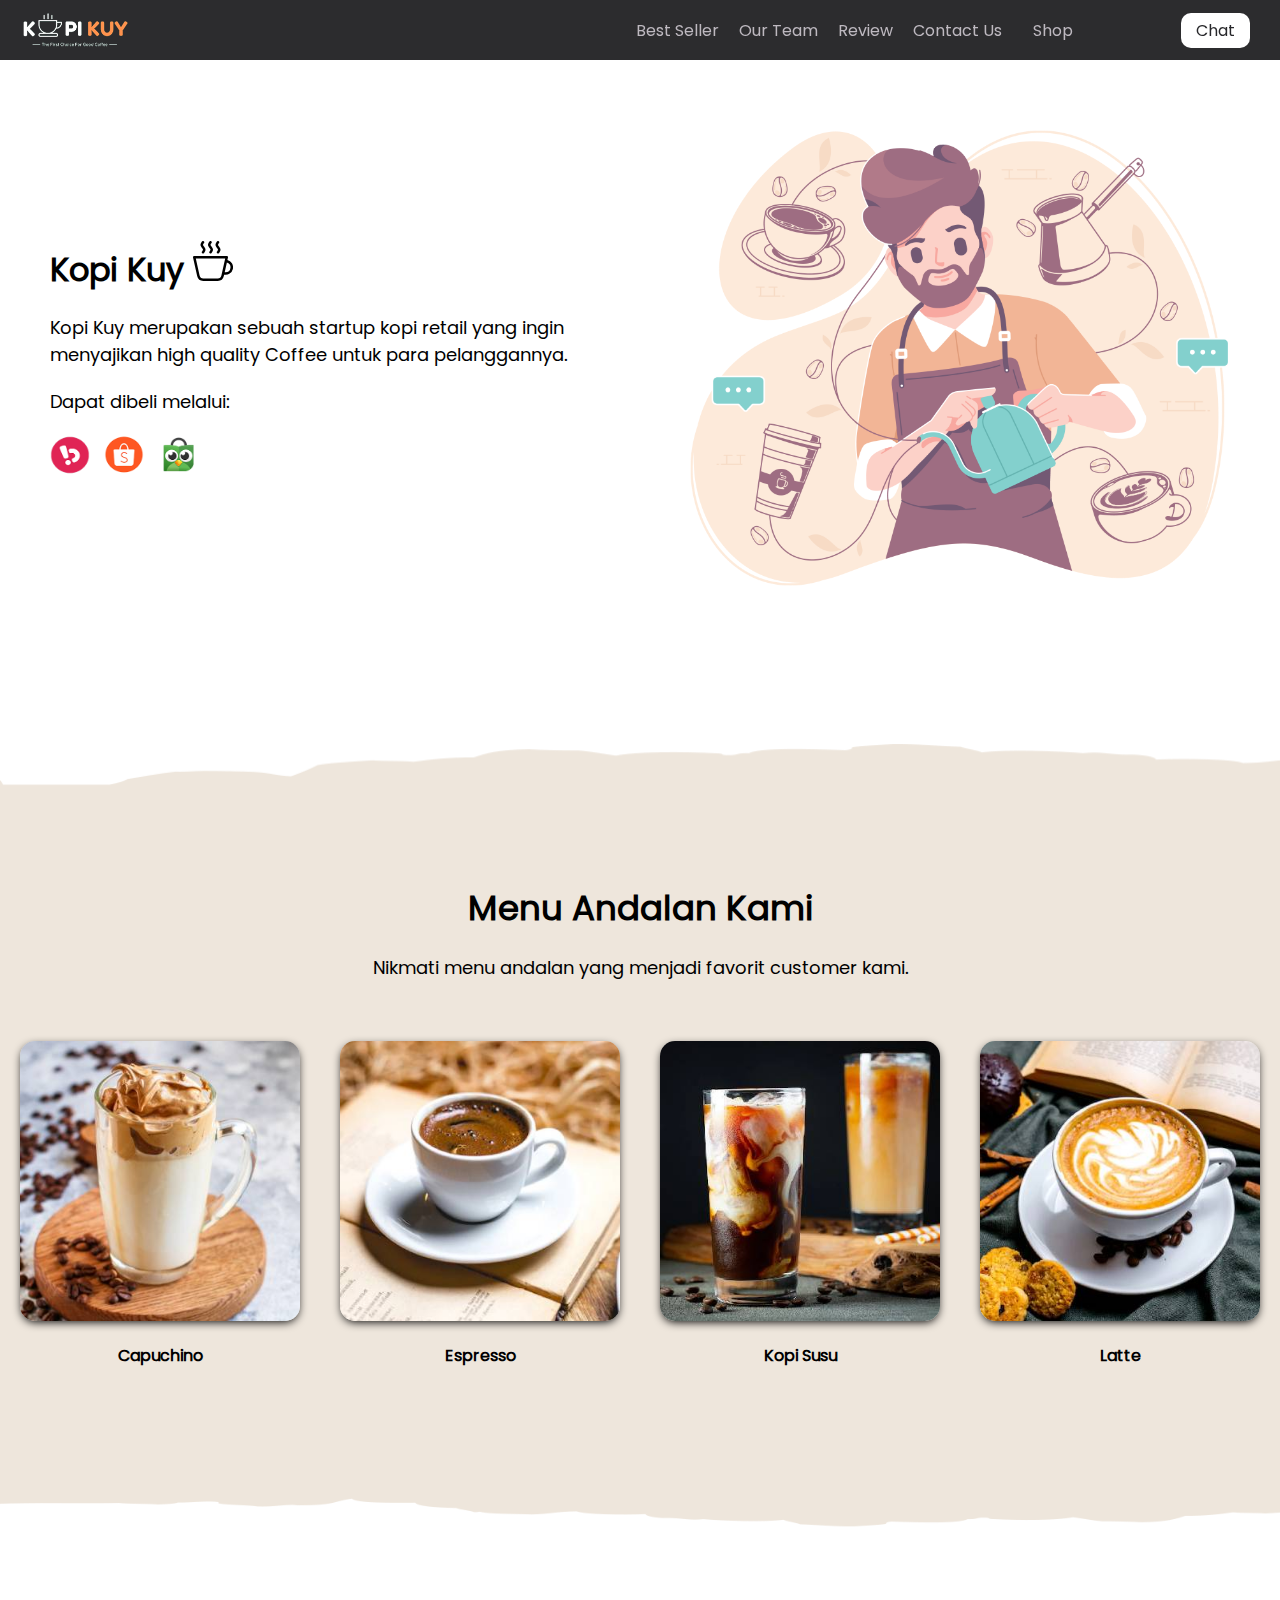
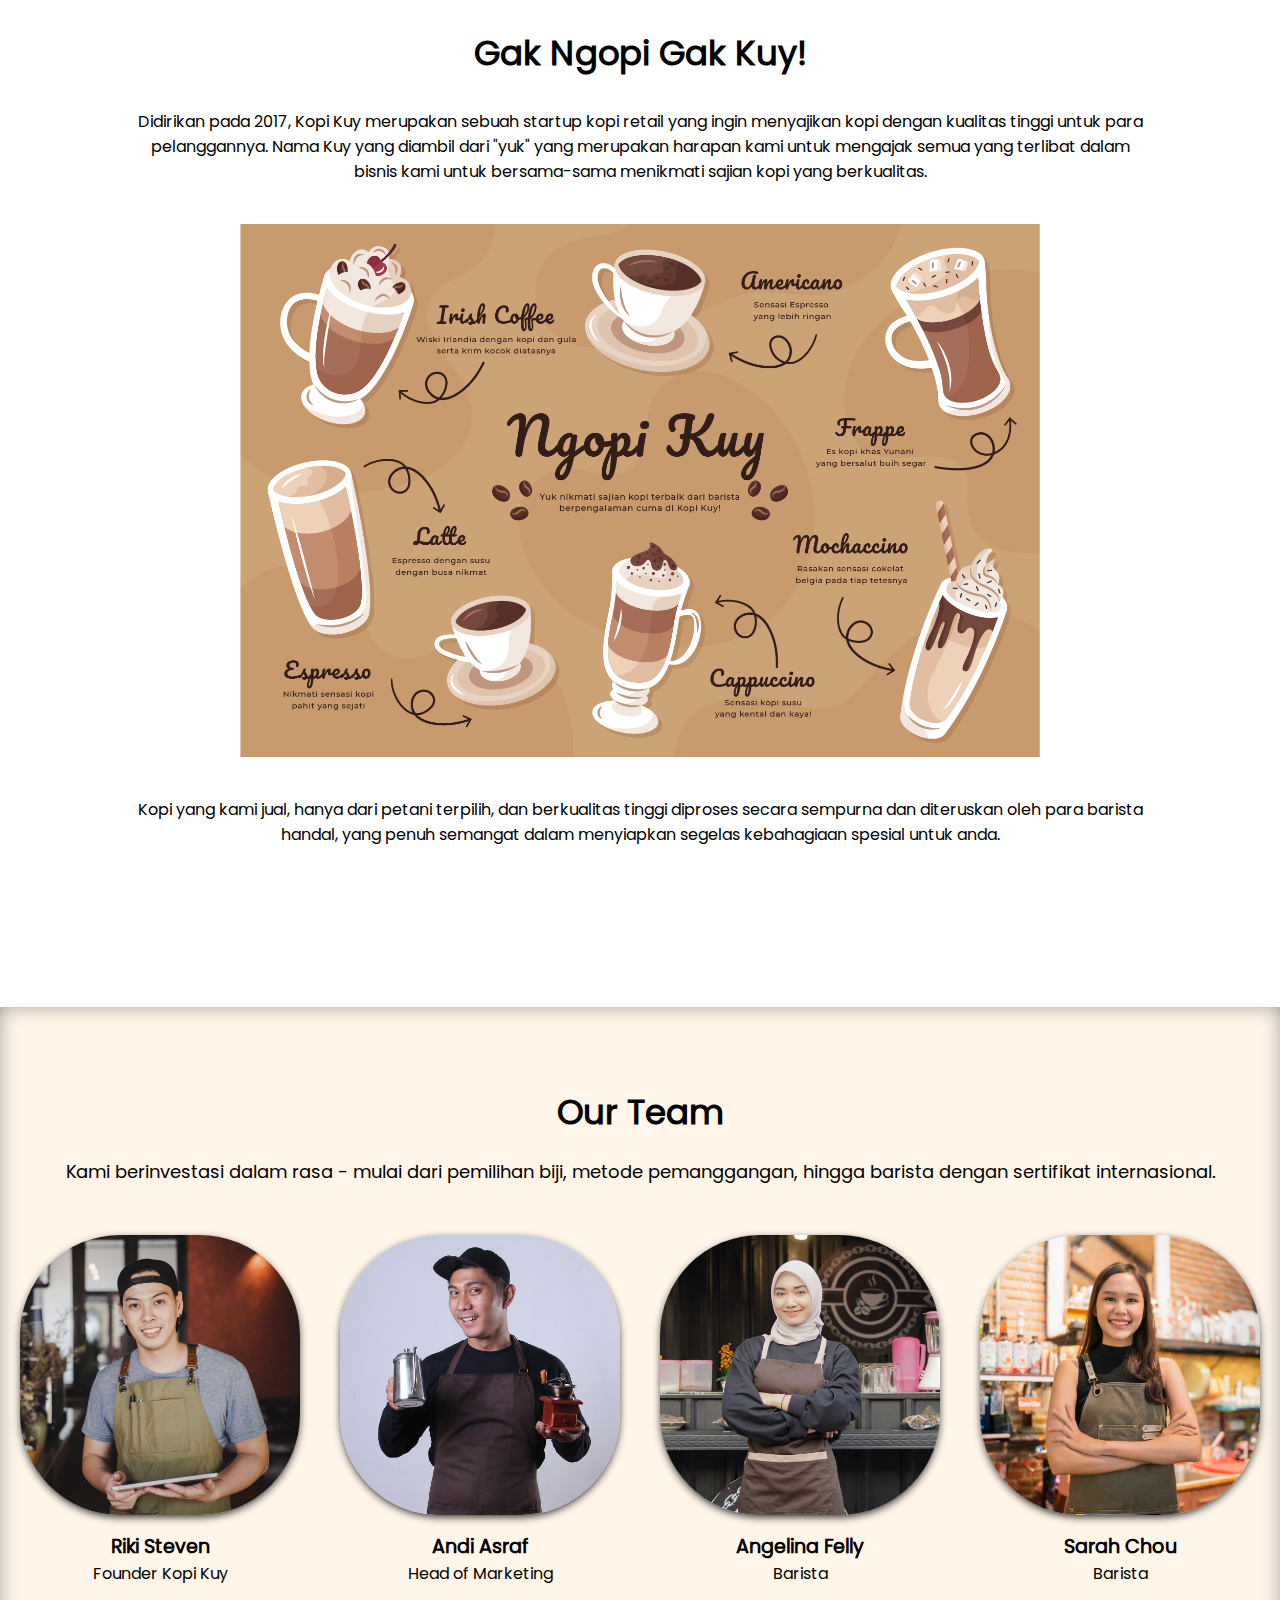
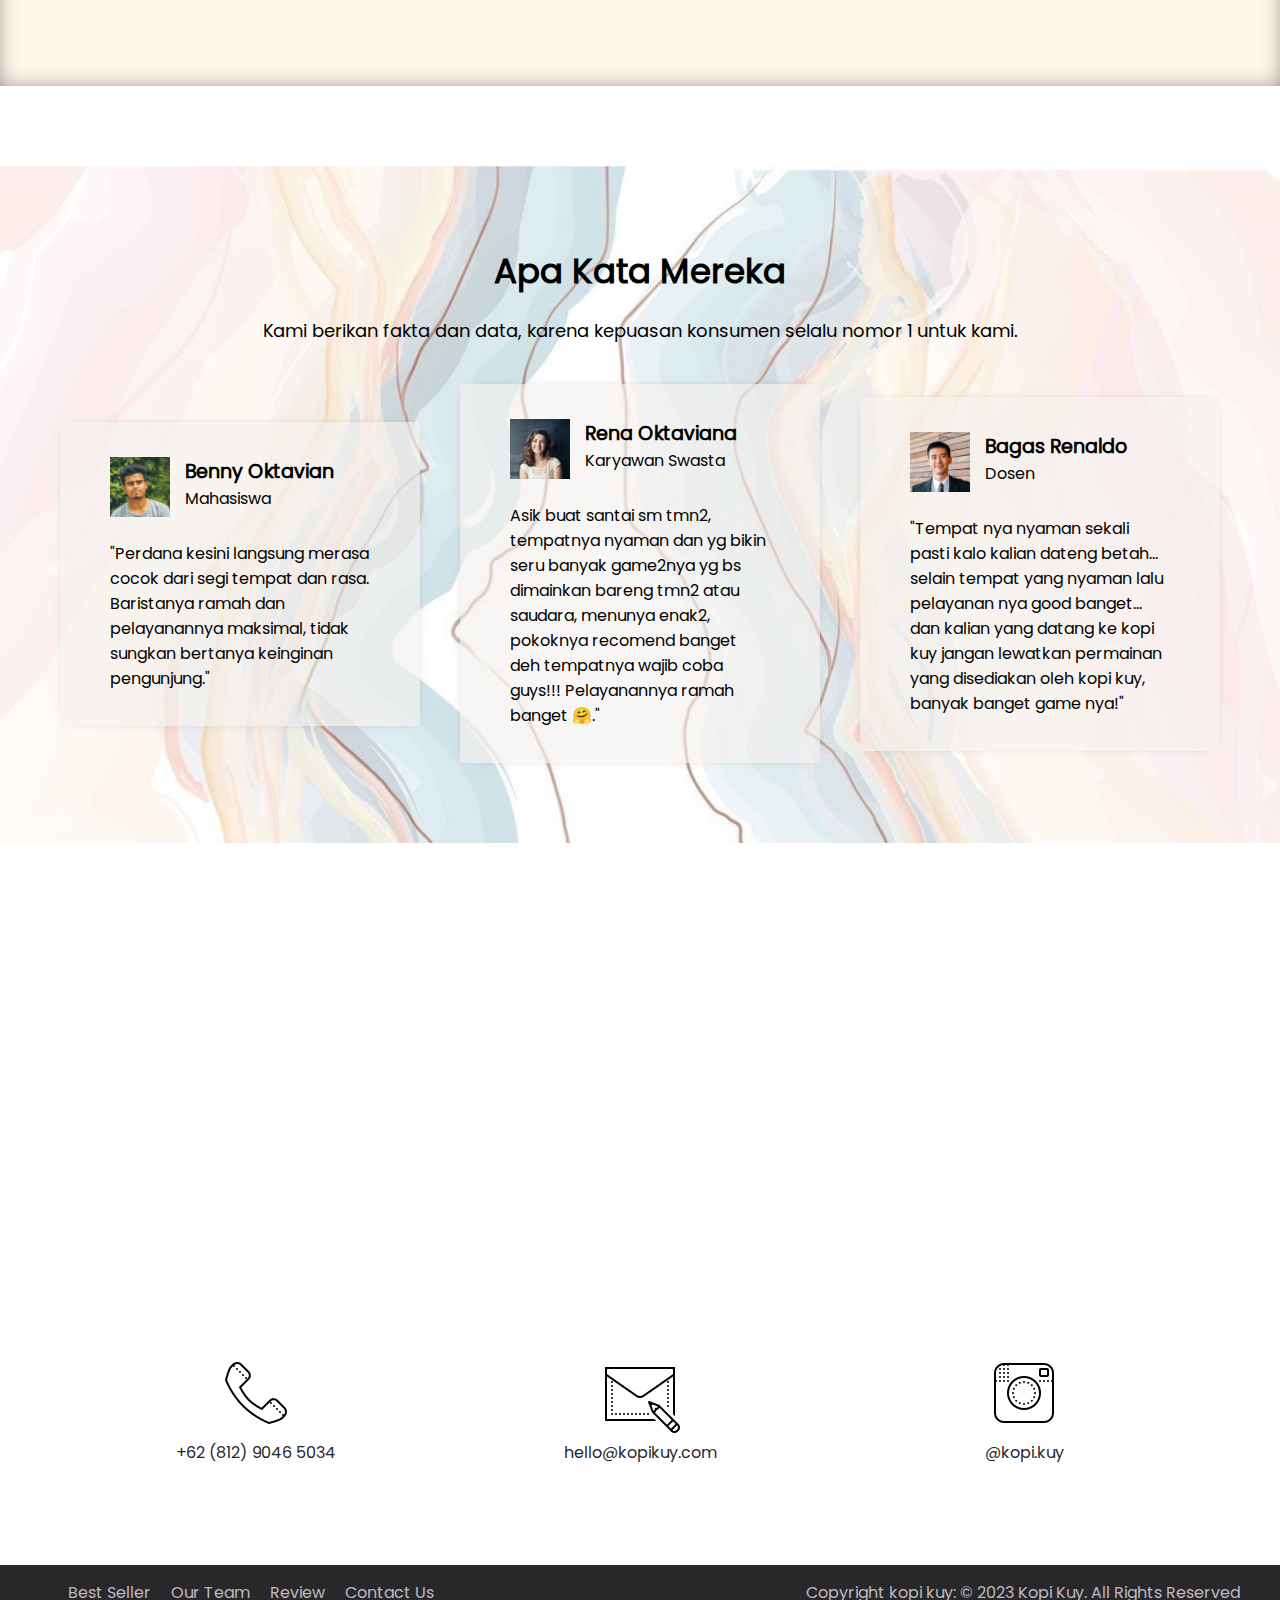
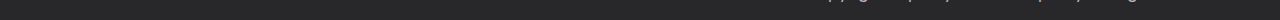
<file: index.html>
<!DOCTYPE html>
<html lang="id">

<head>
    <meta charset="UTF-8">
    <meta http-equiv="X-UA-Compatible" content="IE=edge">
    <meta name="viewport" content="width=device-width, initial-scale=1.0">
    <link rel="shortcut icon" href="images/favicon.ico" type="image/x-icon">
    <title>Website Kopi Kuy</title>
    <link rel="stylesheet" href="css/style.css">
</head>

<body>
    <nav>
        <img class="logo" src="images/logo/logo_kuy.png">
        <div class="navigasi">
            <a href="#best-seller">Best Seller</a>
            <a href="#our-team">Our Team</a>
            <a href="#review">Review</a>
            <a href="#contact-us">Contact Us</a>
        </div>
        <a class="shop" href="produk.html">Shop</a>
        <a class="chat" href="https://wa.me/628123456?text=Saya ingin bertanya" target="_blank">Chat</a>
    </nav>

    <!-- Tulis Kode HTML / <header> Setelah baris di bawah ini (baris 28) -->

    <header>
        <div class="kiri">
            <h1>
                Kopi Kuy
                <img src="images/icon/icon_kopi.svg" alt="">
            </h1>
            <p>
                Kopi Kuy merupakan sebuah startup kopi retail yang ingin menyajikan 
                high quality Coffee untuk para pelanggannya.
            </p>
            <p>
                Dapat dibeli melalui:
            </p>
            <div class="olshop">
                <img src="images/logo/logo_bukalapak.png" alt="">
                <img src="images/logo/logo_shopee.png" alt="">
                <img src="images/logo/logo_tokopedia.png" alt="">
            </div>
        </div>
        <div class="kanan">
            <img src="images/header/header6.png" alt="">
        </div>
    </header>

    <section class="best-seller" id="best-seller">
        <h2>Menu Andalan Kami</h2>
        <p>Nikmati menu andalan yang menjadi favorit customer kami.</p>
        <div class="produk">
            <img src="images/produk/product_capuchino.jpg" alt="">
            <p>Capuchino</p>
        </div>
        <div class="produk">
            <img src="images/produk/product_espresso.jpg" alt="">
            <p>Espresso</p>
        </div>
        <div class="produk">
            <img src="images/produk/product_kopi_susu.jpg" alt="">
            <p>Kopi Susu</p>
        </div>
        <div class="produk">
            <img src="images/produk/product_latte.jpg" alt="">
            <p>Latte</p>
        </div>
    </section>

    <section class="about-us" id="about-us">
        <h2>Gak Ngopi Gak Kuy!</h2>
        <p>
            Didirikan pada 2017, Kopi Kuy merupakan sebuah startup kopi retail 
            yang ingin menyajikan kopi dengan kualitas tinggi untuk para pelanggannya. 
            Nama Kuy yang diambil dari "yuk" yang merupakan harapan kami untuk mengajak semua 
            yang terlibat dalam bisnis kami untuk bersama-sama menikmati sajian kopi yang berkualitas.
        </p>
        <img src="images/about-us/aset_kopi_jumbo.png" alt="">
        <p>
            Kopi yang kami jual, hanya dari petani terpilih, dan berkualitas tinggi diproses 
            secara sempurna dan diteruskan oleh para barista handal, yang penuh semangat 
            dalam menyiapkan segelas kebahagiaan spesial untuk anda.
        </p>
    </section>

    <section class="our-team" id="our-team">
        <h2>Our Team</h2>
        <p>
            Kami berinvestasi dalam rasa - mulai dari pemilihan biji, metode pemanggangan, 
            hingga barista dengan sertifikat internasional.</p>
        <div class="team">
            <img src="images/team/team1.jpg" alt="">
            <h3>Riki Steven</h3>
            <p>Founder Kopi Kuy</p>
        </div>
        <div class="team">
            <img src="images/team/team2.jpg" alt="">
            <h3>Andi Asraf</h3>
            <p>Head of Marketing</p>
        </div>
        <div class="team">
            <img src="images/team/team3.jpg" alt="">
            <h3>Angelina Felly</h3>
            <p>Barista</p>
        </div>
        <div class="team">
            <img src="images/team/team4.jpg" alt="">
            <h3>Sarah Chou</h3>
            <p>Barista</p>
        </div>
    </section>

    <section class="review" id="review">
        <h2>Apa Kata Mereka</h2>
        <p>Kami berikan fakta dan data, karena kepuasan konsumen selalu nomor 1 untuk kami.</p>
        <div class="testimoni">
            <img src="images/customer/customer1.jpg" alt="">
            <div class="profile">
                <h3>Benny Oktavian</h3>
                <p>Mahasiswa</p>
            </div>
            <p>
                "Perdana kesini langsung merasa cocok dari segi tempat dan rasa. 
                Baristanya ramah dan pelayanannya maksimal, tidak sungkan bertanya keinginan pengunjung."
            </p>
        </div>
        <div class="testimoni">
            <img src="images/customer/customer2.jpg" alt="">
            <div class="profile">
                <h3>Rena Oktaviana</h3>
                <p>Karyawan Swasta</p>
            </div>
            <p>
                Asik buat santai sm tmn2, tempatnya nyaman dan yg bikin seru banyak game2nya 
                yg bs dimainkan bareng tmn2 atau saudara, menunya enak2, pokoknya recomend 
                banget deh tempatnya wajib coba guys!!! Pelayanannya ramah banget 🤗."
            </p>
        </div>
        <div class="testimoni">
            <img src="images/customer/customer3.jpg" alt="">
            <div class="profile">
                <h3>Bagas Renaldo</h3>
                <p>Dosen</p>
            </div>
            <p>
                "Tempat nya nyaman sekali pasti kalo kalian dateng betah... 
                selain tempat yang nyaman lalu pelayanan nya good banget... 
                dan kalian yang datang ke kopi kuy jangan lewatkan permainan yang disediakan 
                oleh kopi kuy, banyak banget game nya!"
            </p>
        </div>
    </section>

    <section class="contact-us" id="contact-us">
        <iframe src="https://www.google.com/maps/embed?pb=!1m14!1m8!1m3!1d7932.741866032694!2d106.668581!3d-6.214715!3m2!1i1024!2i768!4f13.1!3m3!1m2!1s0x2e69f9912c7f297b%3A0xe5a3a671dae861ab!2sKopi%20kuy!5e0!3m2!1sid!2sid!4v1680617229460!5m2!1sid!2sid"
        allowfullscreen="" loading="lazy" referrerpolicy="no-referrer-when-downgrade"></iframe>
        <div class="kontak">
            <img src="images/icon/icon_phone.png" alt="">
            <p>+62 (812) 9046 5034</p>
        </div>
        <div class="kontak">
            <img src="images/icon/icon_mail.png" alt="">
            <p>hello@kopikuy.com</p>
        </div>
        <div class="kontak">
            <img src="images/icon/icon_instagram.png" alt="">
            <p>@kopi.kuy</p>
        </div>
    </section>

<footer>
    <div class="navigasi">
        <a href="#best-seller">Best Seller</a>
        <a href="#our-team">Our Team</a>
        <a href="#review">Review</a>
        <a href="#contact-us">Contact Us</a>
    </div>
    <p>
        Copyright kopi kuy: © 2023 Kopi Kuy. All Rights Reserved
    </p>
</footer>
    <!--
        Kode HTML tidak boleh lewat dari batas ini
        Pastikan setiap section di tutup
        misalnya kode <section class="best-seller"> harus ada
        di bawah kode </header> (perhatikan ada garis miringnya
        dan setiap section harus setelah kode </section>
        jangan menulis <section> di dalam <section>
    -->
</body>

</html>
</file>
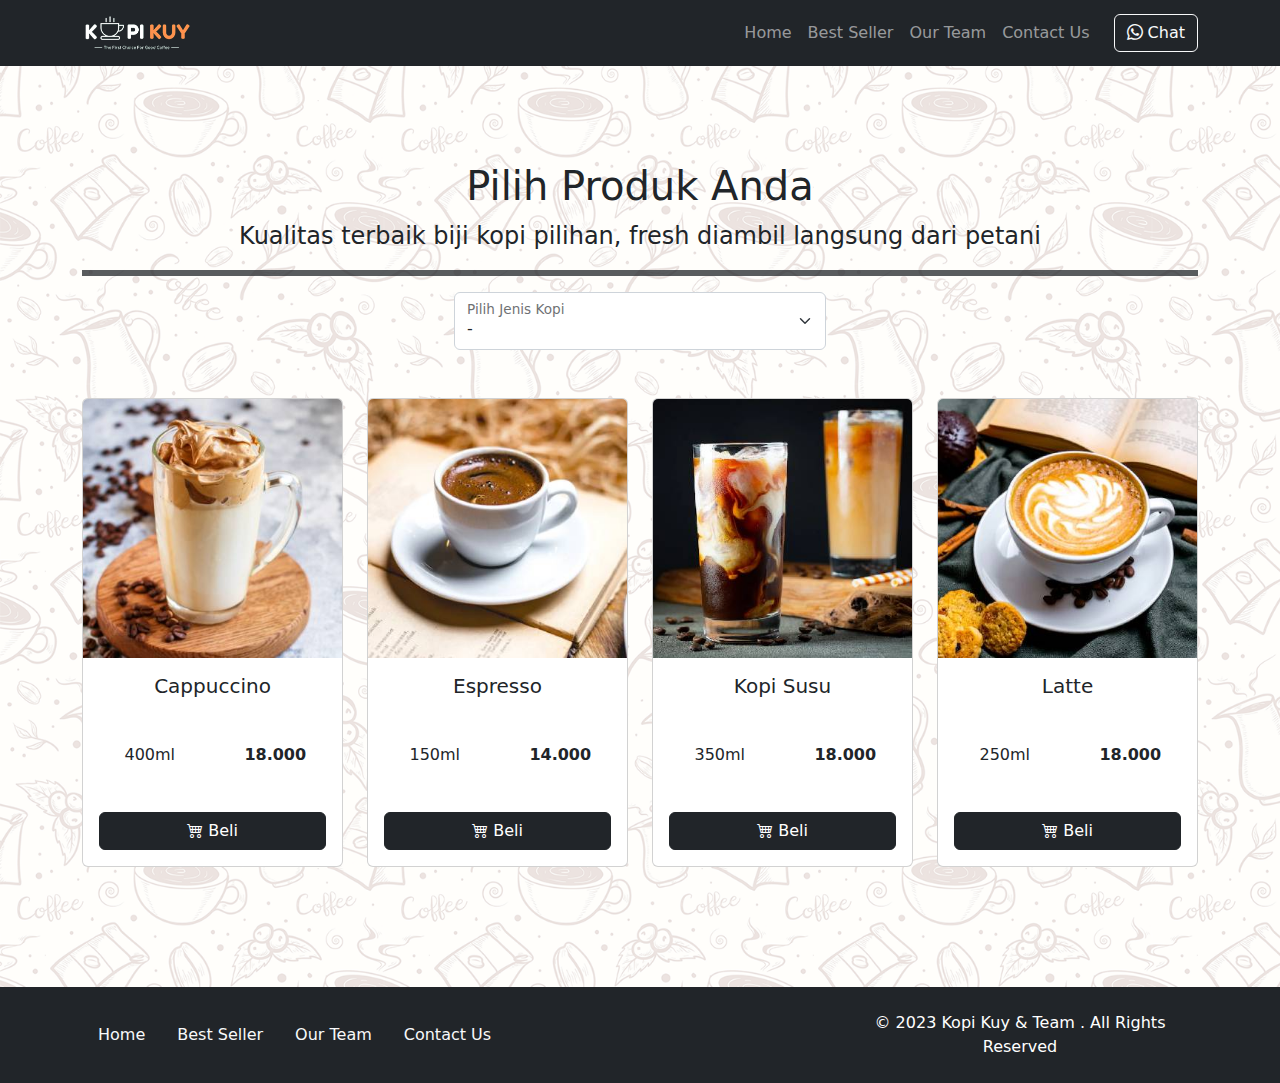
<file: produk.html>
<!DOCTYPE html>
<html lang="id">

<head>
    <meta charset="UTF-8">
    <meta http-equiv="X-UA-Compatible" content="IE=edge">
    <meta name="viewport" content="width=device-width, initial-scale=1.0">
    <link rel="shortcut icon" href="images/favicon/favicon.ico" type="image/x-icon">
    <title>Produk</title>
    <link rel="shortcut icon" href="images/favicon.ico" type="image/x-icon">
    <link rel="stylesheet" href="vendor/bootstrap/bootstrap.min.css">
    <link rel="stylesheet" href="vendor/bootstrap/bootstrap-icons.css">
    <script src="vendor/bootstrap/bootstrap.bundle.min.js"></script>
    <script src="js/jquery-3.6.3.min.js"></script>
    <style>
        /* tulis kode CSS internal di bawah sini */

        body {
            background-image: url(images/background/bgkopi.png);
            background-size: 30%;
        }

        /* Batas Akhir penulisan kode CSS internal */
    </style>
</head>

<body>
    <!-- Tulis Kode Bootstrap Di Bawah Sini -->

    <nav class="navbar navbar-dark bg-dark navbar-expand-lg bisadicopy">
        <div class="container">
            <a class="navbar-brand" href="index.html">
                <img src="images/logo/logo_kuy.png" height="40" alt="image">
            </a>
            <button class="navbar-toggler" type="button" data-bs-toggle="collapse" data-bs-target="#navbarNav11"
                aria-controls="navbarNav11" aria-expanded="false" aria-label="Toggle navigation">
                <span class="navbar-toggler-icon"></span>
            </button>
            <div class="collapse navbar-collapse" id="navbarNav11">
                <ul class="navbar-nav ms-auto">
                    <li class="nav-item active">
                        <a class="nav-link" href="index.html">Home</a>
                    </li>
                    <li class="nav-item">
                        <a class="nav-link" href="index.html#best-seller">Best Seller</a>
                    </li>
                    <li class="nav-item">
                        <a class="nav-link" href="index.html#our-team">Our Team</a>
                    </li>
                    <li class="nav-item">
                        <a class="nav-link" href="index.html#contact-us">Contact Us</a>
                    </li>
                </ul>
                <a class="btn btn-outline-light ms-md-3"
                    href="https://wa.me/6281290446155?text=halo kopi kuy mau tanya dong">
                    <i class="bi bi-whatsapp"></i> Chat
                </a>
            </div>
        </div>
    </nav>

    <section class="riki-block produk text-center my-5 py-5">
        <div class="container">
            <h1>Pilih Produk Anda</h1>
            <p class="fs-4">Kualitas terbaik biji kopi pilihan, fresh diambil langsung dari petani</p>
            <hr class="border border-dark border-3 opacity-75">

            <!-- Ini Untuk Select -->
            <div class="form-floating mx-auto col-md-4">
                <select class="form-select" id="select_kopi">
                    <option able selected>-</option>
                    <option value="arabica">Arabica</option>
                    <option value="robusta">Robusta</option>
                    <option value="nonkopi">Non Kopi</option>
                    <option value="dessert">Dessert</option>
                </select>
                <label for="select_kopi">Pilih Jenis Kopi</label>
            </div>

            <div id="baris_produk" class="row row-cols-1 row-cols-sm-2 row-cols-md-3 row-cols-lg-4 text-center mt-5">
                <!-- untuk banyakin produk, copynya div class col ya, jangan div baris atau div card -->
                <div class="col mb-4">
                    <div class="card">
                        <img src="images/produk/product_capuchino.jpg" class="card-img-top" alt="...">
                        <div class="card-body">
                            <h5 class="card-title">Cappuccino</h5>
                            <div class="row hargasize my-4">
                                <div class="col">
                                    400ml
                                </div>
                                <div class="col text-dark fw-bold">
                                    18.000
                                </div>
                            </div>
                            <a href="#" class="btn btn-dark w-100"><i class="bi bi-cart4"></i> Beli</a>
                        </div>
                    </div>
                </div>

                <div class="col mb-4">
                    <div class="card">
                        <img src="images/produk/product_espresso.jpg" class="card-img-top" alt="...">
                        <div class="card-body">
                            <h5 class="card-title">Espresso</h5>
                            <div class="row hargasize my-4">
                                <div class="col">
                                    150ml
                                </div>
                                <div class="col text-dark fw-bold">
                                    14.000
                                </div>
                            </div>
                            <a href="#" class="btn btn-dark w-100"><i class="bi bi-cart4"></i> Beli</a>
                        </div>
                    </div>
                </div>

                <div class="col mb-4">
                    <div class="card">
                        <img src="images/produk/product_kopi_susu.jpg" class="card-img-top" alt="...">
                        <div class="card-body">
                            <h5 class="card-title">Kopi Susu</h5>
                            <div class="row hargasize my-4">
                                <div class="col">
                                    350ml
                                </div>
                                <div class="col text-dark fw-bold">
                                    18.000
                                </div>
                            </div>
                            <a href="#" class="btn btn-dark w-100"><i class="bi bi-cart4"></i> Beli</a>
                        </div>
                    </div>
                </div>

                <div class="col mb-4">
                    <div class="card">
                        <img src="images/produk/product_latte.jpg" class="card-img-top" alt="...">
                        <div class="card-body">
                            <h5 class="card-title">Latte</h5>
                            <div class="row hargasize my-4">
                                <div class="col">
                                    250ml
                                </div>
                                <div class="col text-dark fw-bold">
                                    18.000
                                </div>
                            </div>
                            <a href="#" class="btn btn-dark w-100"><i class="bi bi-cart4"></i> Beli</a>
                        </div>
                    </div>
                </div>

            </div>
        </div>
    </section>

    <footer class="riki-block footer-small py-4 bg-dark">
        <div class="container">
            <div class="row align-items-center">
                <div class="col-12 col-md-8">
                    <ul class="nav justify-content-center justify-content-md-start">
                        <li class="nav-item active">
                            <a class="nav-link text-light" href="index.html">Home</a>
                        </li>
                        <li class="nav-item">
                            <a class="nav-link text-light" href="index.html#best-seller">Best Seller</a>
                        </li>
                        <li class="nav-item">
                            <a class="nav-link text-light" href="index.html#our-team">Our Team</a>
                        </li>
                        <li class="nav-item">
                            <a class="nav-link text-light" href="index.html#contact-us">Contact Us</a>
                        </li>
                    </ul>
                </div>

                <div class="col-12 col-md-4 mt-4 mt-md-0 text-center text-md-right">
                    © 2023 Kopi Kuy &amp; Team . All Rights Reserved
                </div>
            </div>
        </div>
    </footer>

    <section>

    </section>

    <!-- Batas Akhir penulisan kode Bootstrap -->
    <script>
        /* Tulis Javascript Di bawah Sini */

        var sumber = "https://rikikurnia.com/prakerja/api/kopi"
        var sumber = "data.json"
        var data_json, data_kopi = []

        $.getJSON(sumber).then(function (data_mentah) {
            data_json = data_mentah
            console.log(data_json)
        })

        select_kopi.onchange = function () {
            var pilihan = select_kopi.value
            console.log(pilihan)
            data_kopi = data_json[pilihan]
            console.log(data_kopi)
            tampilkan_data()
        }

        function tampilkan_data() {
            baris_produk.innerHTML = ""
            data_kopi.forEach(kopi => {
                baris_produk.innerHTML += `<div class="col mb-4">
                    <div class="card">
                        <img src="${kopi.foto}"
                            class="card-img-top" alt="...">
                        <div class="card-body">
                            <h5 class="card-title">${kopi.nama}</h5>
                            <div class="row hargasize my-4">
                                <div class="col">
                                    ${kopi.size}
                                </div>
                                <div class="col text-dark fw-bold">
                                    ${kopi.harga}
                                </div>
                            </div>
                            <a href="${kopi.link}" class="btn btn-dark bg-dark w-100"><i class="bi bi-cart4"></i> Beli</a>
                        </div>
                    </div>
                </div>`
            })
        }

        /* Batas Akhir penulisan kode Javascript */
    </script>
</body>

</html>
</file>
<file: css/style.css>
/* Kode * di bawah ini untuk mereset tampilan setiap web browser supaya seragam */

* {
   box-sizing: border-box;
   margin: 0;
   padding: 0;
}

html {
   /* scroll-behavior: smooth agar scroll ketika klik pada navigasi menjadi halus */
   scroll-behavior: smooth;
}

/* 
Kode di bawah ini untuk mengatur nav sampai footer agar memiliki tampilan flexibel
selengkapnya akan di bahas di hari ke 3
*/

nav,
header,
section,
footer {
   /* 
      display: flex memiliki pengaturan yang dapat mengatur agar elemen
      di dalamnya memiliki ukuran yang fleksibel
      digunakan saat ada elemen yang isinya lebih dari satu kolom
   */
   display: flex;
   /* 
      align-items: center mengatur elemen di dalamnya rata tengah vertikal
   */
   align-items: center;

   /* 
      justify-content: center mengatur elemen di dalamnya rata tengah horizontal
   */
   justify-content: center;

   /* 
      flex-wrap: wrap mengatur agar jika lebar elemen berlebih, maka elemen
      akan otomatis diletakan di baris baru (tidak dipaksakan di satu baris)
   */
   flex-wrap: wrap;
}



/* 
Kode @font-face untuk menginstall font ke dalam Website 
src adalah untuk lokasi fontnya, font dapat di cari di website https://fonts.google.com/
dengan memberi nama family, maka kita mendaftarkan font tersebut ke dalam website
*/

@font-face {
   src: url(../fonts/poppins.woff2);
   font-family: 'Poppins';
}

body {
   /* 
   mendaftarkan semua teks pada body menjadi family Poppins 
   kenapa pada body? karena elemen body membungkus semua elemen dari nav section sampai footer
   */
   font-family: 'Poppins';
}

/*
Misalnya ada font dari google yang bernama Irish Grover yang berada di:
https://fonts.gstatic.com/s/irishgrover/v23/buExpoi6YtLz2QW7LA4flVgv__RP.woff2

maka bisa coba copy kode berikut untuk menginstall font tadi:

@font-face {
  font-family: 'Irish Grover';
  font-style: normal;
  font-weight: 400;
  src: url(https://fonts.gstatic.com/s/irishgrover/v23/buExpoi6YtLz2QW7LA4flVgv__RP.woff2) format('woff2');
}

Jika kode di atas sudah di copy
Nanti pada element yang ingin menggunakan font Irish Grover Tadi, tinggal diganti font-familynya
misal mau mengganti h1 dan h2 maka kodenya sebagai berikut:

h1,h2 {
   font-family: 'Irish Grover';
}

*/


a {
   /* menghilangkan garis bawah pada link */
   text-decoration: none;

   /* 
   color: adalah untuk mengganti warna tulisan.
   color:unset digunakan pada a untuk menghilangkan warna bawaan pada link (biasanya warna biru) 
   */
   color: unset;
}

h2 {
   /* mengatur ukuran huruf ke 34 pixel */
   font-size: 34px;
}

h3 {
   /* mengatur ukuran huruf ke 1.2rem */
   font-size: 1.2rem;
}

h1,
h2,
h3 {
   /* mengatur tebal huruf bisa bold, normal*/
   font-weight: bold;
}

img {
   /* 
      kode max-width artinya lebar maksimal
      mengatur agar semua elemen img memiliki lebar maksimal 100% agar
      besar gambar tidak melebihi layar ataupun elemen pembungkus
   */
   max-width: 100%;
}

/* Navigasi */

nav {
   /* 
   background-color mengatur warna latar belakang 
   untuk pengguna hp, pergantian warna tidak bisa seperti vs code
   hanya dapat menggunakan warna bahasa inggris seperti: red, green, brown, purple dsb
   untuk pengguna vscode silahkan arahkan mouse ke kotak warna di bawah
   untuk mengganti warna sesuai keinginan
   */
   background-color: #0d0d0fde;
   backdrop-filter: blur(0px);
   /* box-shadow membuat efek bayangan */

   /* width mengatur lebar elemen. 100% agar lebarnya full dari kiri sampai kanan layar */
   width: 100%;

   /* 
   padding digunakan untuk memberi jarak ke dalam. 
   efeknya bila digunakan pada elemen yang memiliki warna latar akan membuat elemen tersebut 'gemuk'
   padding-top artinya jarak ke atas, nilai padding dapat berupa
   padding-top, padding-bottom, padding-left, padding-right
   */
   padding-top: 10px;
   padding-bottom: 10px;

   /* 
   position mengatur posisi elemen, position:fixed supaya elemen nav akan ikut menempel di atas layar
   saat kita scroll ke bawah. Jika ingin navigasi gak nempel, bisa menggunakan position:static;
   */
   position: fixed;

   /* Nilai z-index semakin besar, maka elemen akan semakin di depan */
   z-index: 500;
}

img.logo {
   /* height mengatur tinggi elemen */
   height: 40px;
   /* penjelasan margin mirip dengan padding, fungsinya untuk memberi jarak pada elemen */
   margin-left: 20px;
}

div.navigasi {
   margin-left: auto;
   margin-right: 15px;
}

nav a {
   color:#beb9c0;
   padding-left: 8px;
   padding-right: 8px;
}

a.shop {
   margin-right: 100px;
}

a.chat {
   margin-right: 30px;
   background-color: #ffffff;
   color: #28282b;
   padding-top: 5px;
   padding-right: 15px;
   padding-bottom: 5px;
   padding-left: 15px;
   border-radius: 10px;
}


/* 
   PERHATIKAN bahwa dalam mengatur elemen, nama elemen langsung ditulis
   sedangkan untuk mengatur class, dibutuhkan tanda titik (.) terlebih dulu
   img {} berarti seluruh elemen dengan tag img (<img src="....">), 
   sedangkan .img artinya hanya elemen dengan class img (<img class="img" src="...">) 
*/


/* HEADER */


header,
section {
   /*
    padding mengatur jarak ke dalam
    pada padding dan margin ditambahkan top / right / bottom / top 
    untuk mengatur jarak masing-masing 
   */
   padding-top: 80px;
   padding-bottom: 80px;

   /* margin mengatur jarak ke luar */
   margin-bottom: 80px;
}

/* penulisan CSS dapat digabung dengan beberapa elemen */
header div.kiri,
header div.kanan {
   /* width mengatur lebar elemen. 50% artinya setengah ukuran elemen pembungkus */
   width: 50%;
   padding: 50px;
}

header h1 {
   margin-bottom: 20px;
}

header p {
   /* font-size digunakan untuk mengatur ukuran huruf */
   font-size: 18px;
   margin-bottom: 20px;
}

div.olshop img {
   width: 40px;
   /* aspect-ratio:1 agar tinggi menyesuaikan width */
   aspect-ratio: 1;
   margin-right: 10px;
}

/* Best Seller */

section.best-seller {
   position: relative;

   /* background-color mengatur warna latar belakang elemen */
   background-color: #EEE6DC;

   /* text-align mengatur rata tulisan, bisa bernilai: left, right, center, justify */
   text-align: center;
}

/* 
terkait position, after, dan before memerlukan pemahaman mendalam
terkait layout pada CSS untuk dapat memahami secara penuh 
*/

section.best-seller::before,
section.best-seller::after {
   position: absolute;
   content: "";
   width: 100%;
   height: 76px;

   /* background-image untuk menambahkan gambar sebagai background */
   background-image: url(../images/background/garis-atas.png);

   /*background-size agar gambar latar menyesuaikan tinggi / lebar elemen */
   background-size: cover;

   top: -60px;
   left: 0;
}

section.best-seller::after {
   height: 60px;
   background-image: url(../images/background/garis-bawah.png);
   top: unset;
   bottom: -60px;
}

section.best-seller h2 {
   margin-bottom: 20px;
   width: 100%;
}

/* 
Penulisan section.best-seller > p berarti mengatur elemen p yang langsung
di bungkus oleh elemen <section class="best-seller">
aturan ini tidak berlaku untuk elemen <p> yang ada di dalam <div class="produk">
*/

section.best-seller>p {
   font-size: 18px;
   margin-bottom: 40px;
   width: 100%;
}

div.produk {
   /* 
      Penulisan padding dan margin seperti padding:20px ini penulisan singkat 
      yang berarti top, right, bottom, left nilainya sama, yaitu 20px 
   */
   padding: 20px;
   width: 25%;
}

div.produk img {
   /* transition membuat animasi transisi dari perubahan style, 0.3s berarti 0.3 detik */
   transition: all 0.3s ease;

   /* border-radius  Membuat sudut membulat */
   border-radius: 15px;

   /* box-shadow membuat efek bayangan */
   box-shadow: 0 3px 10px -2px #000;
}

/*

kode div.produk img:hover akan dijalankan saat mouse ada di atas elemen <img> yang ada
di dalam <div class="produk"> 
karena ada efek transition pada div.produk img 
maka akan menghasilkan efek animasi yang smooth

*/
div.produk img:hover {

   /* membuat transformasi, bisa berupa scale(1.05), rotate(180deg), translateY(-50px), dsb */
   transform: scale(0.9);
   border-radius: 50%;
}

div.produk p {
   margin-top: 15px;
   font-weight: bold;
}



/* About US */

section.about-us {
   /* max-width: 80%; mengatur lebar maksimal elemen tidak boleh melebihi 80% layar */
   max-width: 80%;

   /* margin-left dan margin-right auto akan membuat posisi elemen berada di tengah */
   margin-left: auto;
   margin-right: auto;
   text-align: center;
}

section.about-us h2 {
   margin-bottom: 30px;
   width: 100%;
}

section.about-us img {
   /* 
      Penulisan width: 800px dan max-width: 100% mengatur agar
      elemen memiliki lebar 800px namun tidak boleh melebihi 100% ukuran layar
   */
   width: 800px;
   max-width: 100%;
   margin: auto;
}

/*
section.about-us p:nth-child(2) berarti mengatur elemen ke 2 dengan jenis <p>
yang ada di dalam <section class="about-us">
*/

section.about-us p:nth-child(2) {
   margin-bottom: 40px;
}

section.about-us p:nth-child(4) {
   margin-top: 40px;
}


/* OUR TEAM */

section.our-team {
   background-color: #fff5e9;
   box-shadow: inset 0px 0px 23px -6px #707070;
   text-align: center;
}

section.our-team h2 {
   margin-bottom: 20px;
   width: 100%;
}

section.our-team>p {
   margin-bottom: 30px;
   font-size: 18px;
   width: 800px;
   max-width: 90%;
   margin-left: auto;
   margin-right: auto;
   width: 100%;
}

div.team {
   width: 25%;
   padding: 20px;
}

div.team img {
   width: 100%;
   aspect-ratio: 1/1;
   object-fit: cover;
   box-shadow: 0 3px 10px -2px #000;
   border-radius: 100px 100px 100px 100px;
   margin-bottom: 10px;
}


/* REVIEW */

section.review {
   background-image: url(../images/background/bg-review3.jpeg);
   /* 
      background-size: contain;
      membuat gambar latar belakang tidak terpotong
   */
   background-size: 100%;

   /* 
      background-repeat: no-repeat;
      membuat gambar latar belakang tidak diulang (duplikat)
   */
   background-repeat: no-repeat;
   padding-left: 40px;
   padding-right: 40px;
   justify-content: space-around;
   /* align-items: stretch; membuat tinggi elemen di dalam .review .baris seragam */
   text-align: center;
}

section.review h2 {
   margin-bottom: 20px;
   width: 100%;
}

section.review>p {
   margin-bottom: 40px;
   font-size: 18px;
   width: 100%;
}

div.testimoni {
   width: 30%;
   display: flex;
   flex-wrap: wrap;
   padding: 35px 50px;
   box-shadow: 0px 0px 12px -10px #000;
   background-color: #f4f1eea2;
}

div.testimoni img {
   width: 60px;
   height: 60px;
   margin-right: 15px;
   object-fit: cover;
}

div.profile {
   text-align: left;
   display: block;
   margin-bottom: 30px;
   width: calc(100% - 75px);
}

div.profile p {
   width: 100%;
   text-align: left;
}

div.testimoni>p {
   width: 100%;
   text-align: left;
}


/* CONTACT US */
section.contact-us {
   margin-bottom: 20px;
}

section.contact-us iframe {
   width: 100%;
   height: 300px;
   border: 0;
}

div.kontak {
   width: 30%;
   /* color mengatur warna tulisan */
   color: #28282b;
   text-align: center;
   margin-top: 50px;
}


/* FOOTER */

footer {
   background-color: #28282b;
   padding-top: 15px;
   padding-bottom: 15px;
   color: #beb9c0;
   padding-right: 40px;
   padding-left: 40px;
}

footer div.navigasi {
   margin-left: 20px;
   margin-right: auto;
}

footer div.navigasi a {
   padding: 8px;
}

/* UNTUK kode RESPONSIF hari ke 3 tulis DI BAWAH sini */

@media (max-width:600px) {

   header div.kiri,
   header div.kanan {
      width: 100%;
      padding: 25px;
      text-align: center;
   }

   div.navigasi {
      display: none;
   }

   a.shop {
      margin-right: 20px;
      margin-left: auto;
   }

   div.produk,
   div.team,
   div.kontak {
      width: 50%;
   }

   div.testimoni {
      width: 100%;
      margin-bottom: 30px;
   }

}

/* Kode CSS Selesai di sini */
</file>
